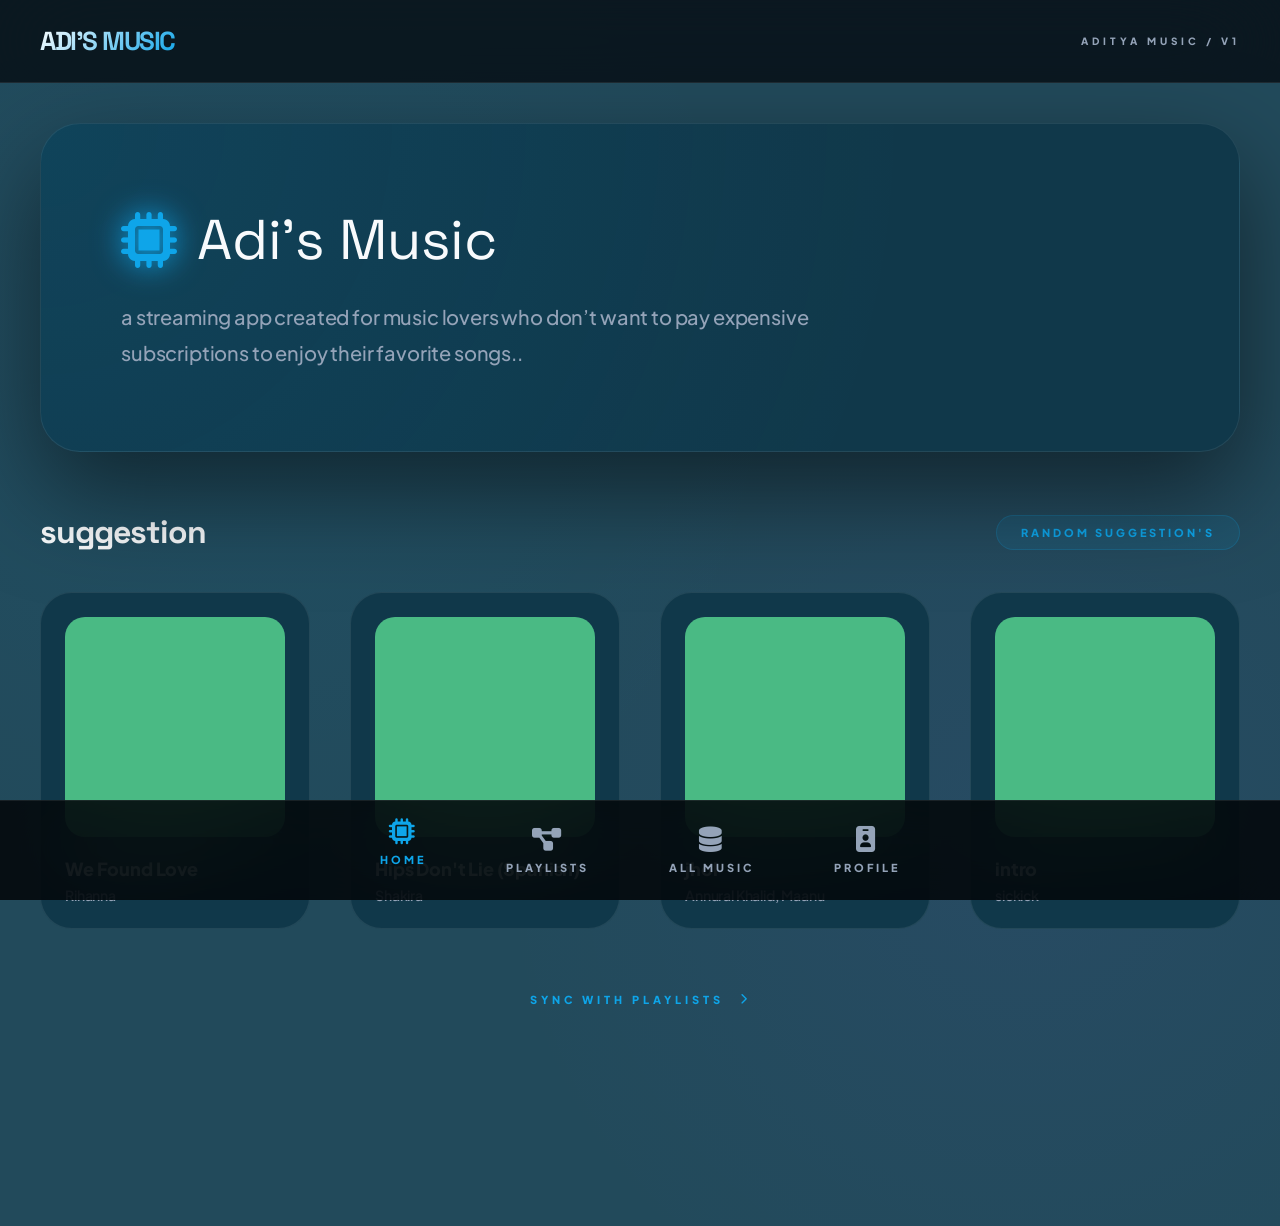
<file: index.html>
<!DOCTYPE html>
<html lang="en">

<head>
    <meta charset="UTF-8">
    <meta name="viewport" content="width=device-width, initial-scale=1.0, maximum-scale=1.0, user-scalable=yes">
    <title>Adi's music</title>
    <link rel="stylesheet" href="https://cdnjs.cloudflare.com/ajax/libs/font-awesome/6.4.0/css/all.min.css">
    <link rel="preconnect" href="https://fonts.googleapis.com">
    <link rel="preconnect" href="https://fonts.gstatic.com" crossorigin>
    <link
        href="https://fonts.googleapis.com/css2?family=Plus+Jakarta+Sans:wght@300;400;500;600;700;800&family=Space+Grotesk:wght@300;400;500;600;700&display=swap"
        rel="stylesheet">
    <link rel="stylesheet" href="style.css">
    <link rel="icon" href="logo.png">
</head>

<body>
    <div class="header">
        <div class="site-title">Adi's music</div>
        <div class="library-title">ADITYA MUSIC / V1</div>
    </div>

    <div id="home-page" class="page-container active">
        <div class="main-content">
            <div class="welcome-card">
                <div class="welcome-title">
                    <i class="fas fa-microchip"></i> Adi's Music 
                </div>
                <div class="welcome-text">a streaming app created for music lovers who don’t want to pay expensive
                    subscriptions to enjoy
                    their favorite songs..
                </div>
            </div>

            <div class="section-header">
                <span class="section-title">suggestion</span>
                <span class="section-subtitle">Random suggestion's</span>
            </div>
            <div class="music-grid" id="recommended-music"></div>

            <a href="#" class="more-music" data-page="playlist"
                style="display: flex; align-items: center; justify-content: center; margin-top: 64px; text-decoration: none; color: var(--quantum-blue); font-weight: 900; letter-spacing: 4px; text-transform: uppercase; font-size: 11px; gap: 16px;">
                <span>Sync with Playlists</span>
                <i class="fas fa-chevron-right"></i>
            </a>
        </div>
    </div>

    <div id="playlist-page" class="page-container">
        <div class="main-content">
            <div class="playlist-categories">
                <div class="category-tab active" data-tab="mix">ALL</div>
                <div class="category-tab" data-tab="english">ENGLISH</div>
                <div class="category-tab" data-tab="hindi">HINDI</div>
            </div>

            <div id="mix-playlists" class="playlist-category active">
                <div class="playlist-grid" id="mix-playlist-grid"></div>
            </div>
            <div id="english-playlists" class="playlist-category">
                <div class="playlist-grid" id="english-playlist-grid"></div>
            </div>
            <div id="hindi-playlists" class="playlist-category">
                <div class="playlist-grid" id="hindi-playlist-grid"></div>
            </div>
        </div>
    </div>

    <div id="playlist-detail-page" class="page-container playlist-detail">
        <div class="playlist-aura-bg" id="playlist-aura-bg"></div>
        <div class="main-content" id="playlist-detail-header">
            <button class="back-to-playlists"
                style="background: none; border: none; color: #fff; font-size: 32px; margin-bottom: 60px; cursor: pointer;"><i
                    class="fas fa-arrow-left"></i></button>
            <div style="display: flex; gap: 80px; align-items: center; flex-wrap: wrap; margin-bottom: 80px;">
                <div class="playlist-cover" id="detail-playlist-cover"
                    style="width: 320px; height: 320px; border-radius: 64px; border: 2px solid var(--quantum-blue); box-shadow: 0 0 50px var(--quantum-glow);">
                </div>
                <div style="flex: 1;">
                    <h1 class="playlist-name" id="detail-playlist-name"
                        style="font-size: 96px; letter-spacing: -4px; line-height: 0.9; margin-bottom: 16px;">Sequence
                    </h1>
                    <div class="playlist-song-count" id="detail-playlist-count"
                        style="font-size: 24px; color: var(--text-secondary); margin-bottom: 48px; font-weight: 700;">0
                        AUDIO FILES</div>
                    <div style="display: flex; gap: 24px; flex-wrap: wrap;">
                        <button class="action-btn play" id="play-playlist"
                            style="padding: 24px 60px; border-radius: 24px; background: #fff; color: #000; border: none; font-weight: 900; text-transform: uppercase; letter-spacing: 3px; cursor: pointer; transition: 0.3s; font-size: 14px;">Initiate
                            Sequence</button>
                        <button class="action-btn" id="shuffle-playlist"
                            style="padding: 24px 40px; border-radius: 24px; background: rgba(255,255,255,0.05); color: #fff; border: 1px solid var(--hologram-border); cursor: pointer; font-size: 20px;"><i
                                class="fas fa-random"></i></button>
                        <button class="corner-btn" id="repeat-playlist-corner"
                            style="width: 80px; height: 80px; border-radius: 24px; background: rgba(255,255,255,0.05); color: #fff; border: 1px solid var(--hologram-border); cursor: pointer; font-size: 24px;"><i
                                class="fas fa-repeat"></i></button>
                    </div>
                </div>
            </div>
            <div class="music-list">
                <div class="list-header">TRACK SIGNATURES / DURATION</div>
                <div id="playlist-songs-list"></div>
            </div>
        </div>
    </div>

    <div id="music-page" class="page-container">
        <div class="main-content">
            <h1 style="font-size: 64px; margin-bottom: 48px; letter-spacing: -2px;">Core Database</h1>
            <div class="search-container">
                <i class="fas fa-search" style="color: var(--quantum-blue); font-size: 24px; margin-right: 32px;"></i>
                <input type="text" class="search-box" id="music-search"
                    placeholder="Scan for track titles, artists, categories...">
            </div>
            <div class="music-list">
                <div class="list-header">
                    <span>TRACK INDEX</span>
                    <span>INTENSITY</span>
                </div>
                <div id="all-music-list"></div>
            </div>
        </div>
    </div>

    <div id="profile-page" class="page-container">
        <div class="main-content">
            <div class="profile-card">
                <div class="profile-avatar"
                    style="background-image: url('https://i.ibb.co/xK5pv53j/compressed-20kb.webp');"></div>
                <div>
                    <h1 class="profile-name">ADITYA</h1>
                    <div class="profile-tagline">
                        <i class="fas fa-brain"></i> Personal Music App
                    </div>
                    <div class="profile-bio">
                        Hi I'm an 18yo web developer from India who loves building clean, lightweight digital
                        experiences. This music library is my personal space — no ads, just pure listening :D
                    </div>
                    <div style="margin-top: 48px; display: flex; gap: 24px; flex-wrap: wrap;">
                        <a href="#" class="social-link" id="instagram-link" target="_blank">
                            <i class="fab fa-instagram"></i> @aditya_gosavi
                        </a>
                        <a href="#" class="social-link" id="discord-link" target="_blank">
                            <i class="fab fa-discord"></i> ADITYA.SYS
                        </a>
                    </div>
                </div>
                <div class="contact-section"
                    style="grid-column: 1 / -1; margin-top: 80px; background: linear-gradient(135deg, rgba(14, 165, 233, 0.1), transparent); border: 1px solid var(--hologram-border); border-radius: 40px; padding: 64px; display: flex; justify-content: space-between; align-items: center; flex-wrap: wrap; gap: 40px;">
                    <div>
                        <h3
                            style="font-size: 32px; color: var(--quantum-blue); margin-bottom: 12px; font-family: 'Space Grotesk';">
                            Start a project</h3>
                        <p style="color: var(--text-secondary); font-size: 18px; font-weight: 500;">Interested in
                            If you'd like to create something similar — a custom website, music platform, or any digital
                            experience — let's connect.</p>
                    </div>
                    <a href="#" class="social-link" id="contact-btn"
                        style="background: #fff; color: #000; padding: 24px 64px; font-size: 16px;">
                        Message on Instagram
                    </a>
                </div>
            </div>
        </div>
    </div>

    <div class="music-player" id="mini-player">
        <div class="player-info">
            <div class="player-art" id="mini-player-art"></div>
            <div>
                <div class="player-title" id="player-title">System Idle</div>
                <div class="player-artist" id="player-artist">Awaiting Data Input</div>
            </div>
        </div>
        <div class="player-controls">
            <button class="control-btn" id="play-btn"><i class="fas fa-play"></i></button>
        </div>
    </div>

    <div class="fullscreen-player" id="fullscreen-player">
        <div class="header"
            style="background: transparent; border: none; padding: 0; position: relative; margin-bottom: 60px;">
            <button class="close-player"
                style="background: none; border: none; color: #fff; font-size: 40px; cursor: pointer; transition: 0.3s;"><i
                    class="fas fa-chevron-down"></i></button>
            <div
                style="font-weight: 900; letter-spacing: 5px; text-transform: uppercase; font-size: 12px; color: var(--quantum-blue);">
                Neural Link Active</div>
            <button class="main-control-btn repeat-btn" id="repeat-btn" style="color: #fff; font-size: 24px;"><i
                    class="fas fa-repeat"></i></button>
        </div>

        <div class="player-now-playing" id="player-source-label"
            style="text-align: center; font-weight: 900; letter-spacing: 3px; font-size: 12px; color: var(--text-secondary); margin-bottom: 40px;">
            SONIC BANK ACCESS</div>

        <div class="player-album-art" id="fullscreen-album-art"></div>

        <div class="player-song-info">
            <div class="player-song-title" id="fullscreen-title">Track Identifier</div>
            <div class="player-song-artist" id="fullscreen-artist">Signature / Source</div>
        </div>

        <div style="max-width: 900px; margin: 0 auto; width: 100%;">
            <div class="progress-bar-container" id="progress-bar-container">
                <div class="progress-fill" id="progress-fill"></div>
                <div class="progress-thumb" id="progress-thumb"></div>
            </div>
            <div
                style="display: flex; justify-content: space-between; font-family: 'Space Grotesk'; font-weight: 800; color: var(--quantum-blue); font-size: 18px;">
                <span id="current-time">0:00</span>
                <span id="total-time">0:00</span>
            </div>

            <div class="player-main-controls">
                <button class="main-control-btn" id="prev-btn"><i class="fas fa-step-backward"></i></button>
                <div class="play-pause-btn" id="fullscreen-play-btn" style="cursor: pointer;">
                    <i class="fas fa-play"></i>
                </div>
                <button class="main-control-btn" id="next-btn"><i class="fas fa-step-forward"></i></button>
            </div>

            <div class="volume-container">
                <i class="fas fa-volume-up" id="volume-icon"
                    style="color: var(--quantum-blue); font-size: 20px; cursor: pointer;"></i>
                <div class="volume-bar-container" id="volume-bar-container">
                    <div class="volume-fill" id="volume-fill">
                        <div class="volume-thumb" id="volume-thumb"></div>
                    </div>
                </div>
            </div>
        </div>
    </div>

    <div class="bottom-nav">
        <a href="#" class="nav-item active" data-page="home">
            <i class="fas fa-microchip nav-icon"></i>
            <span>Home</span>
        </a>
        <a href="#" class="nav-item" data-page="playlist">
            <i class="fas fa-project-diagram nav-icon"></i>
            <span>Playlists</span>
        </a>
        <a href="#" class="nav-item" data-page="music">
            <i class="fas fa-database nav-icon"></i>
            <span>All Music</span>
        </a>
        <a href="#" class="nav-item" data-page="profile">
            <i class="fas fa-id-badge nav-icon"></i>
            <span>Profile</span>
        </a>
    </div>

    <script src="script.js"></script>
</body>

</html>
</file>
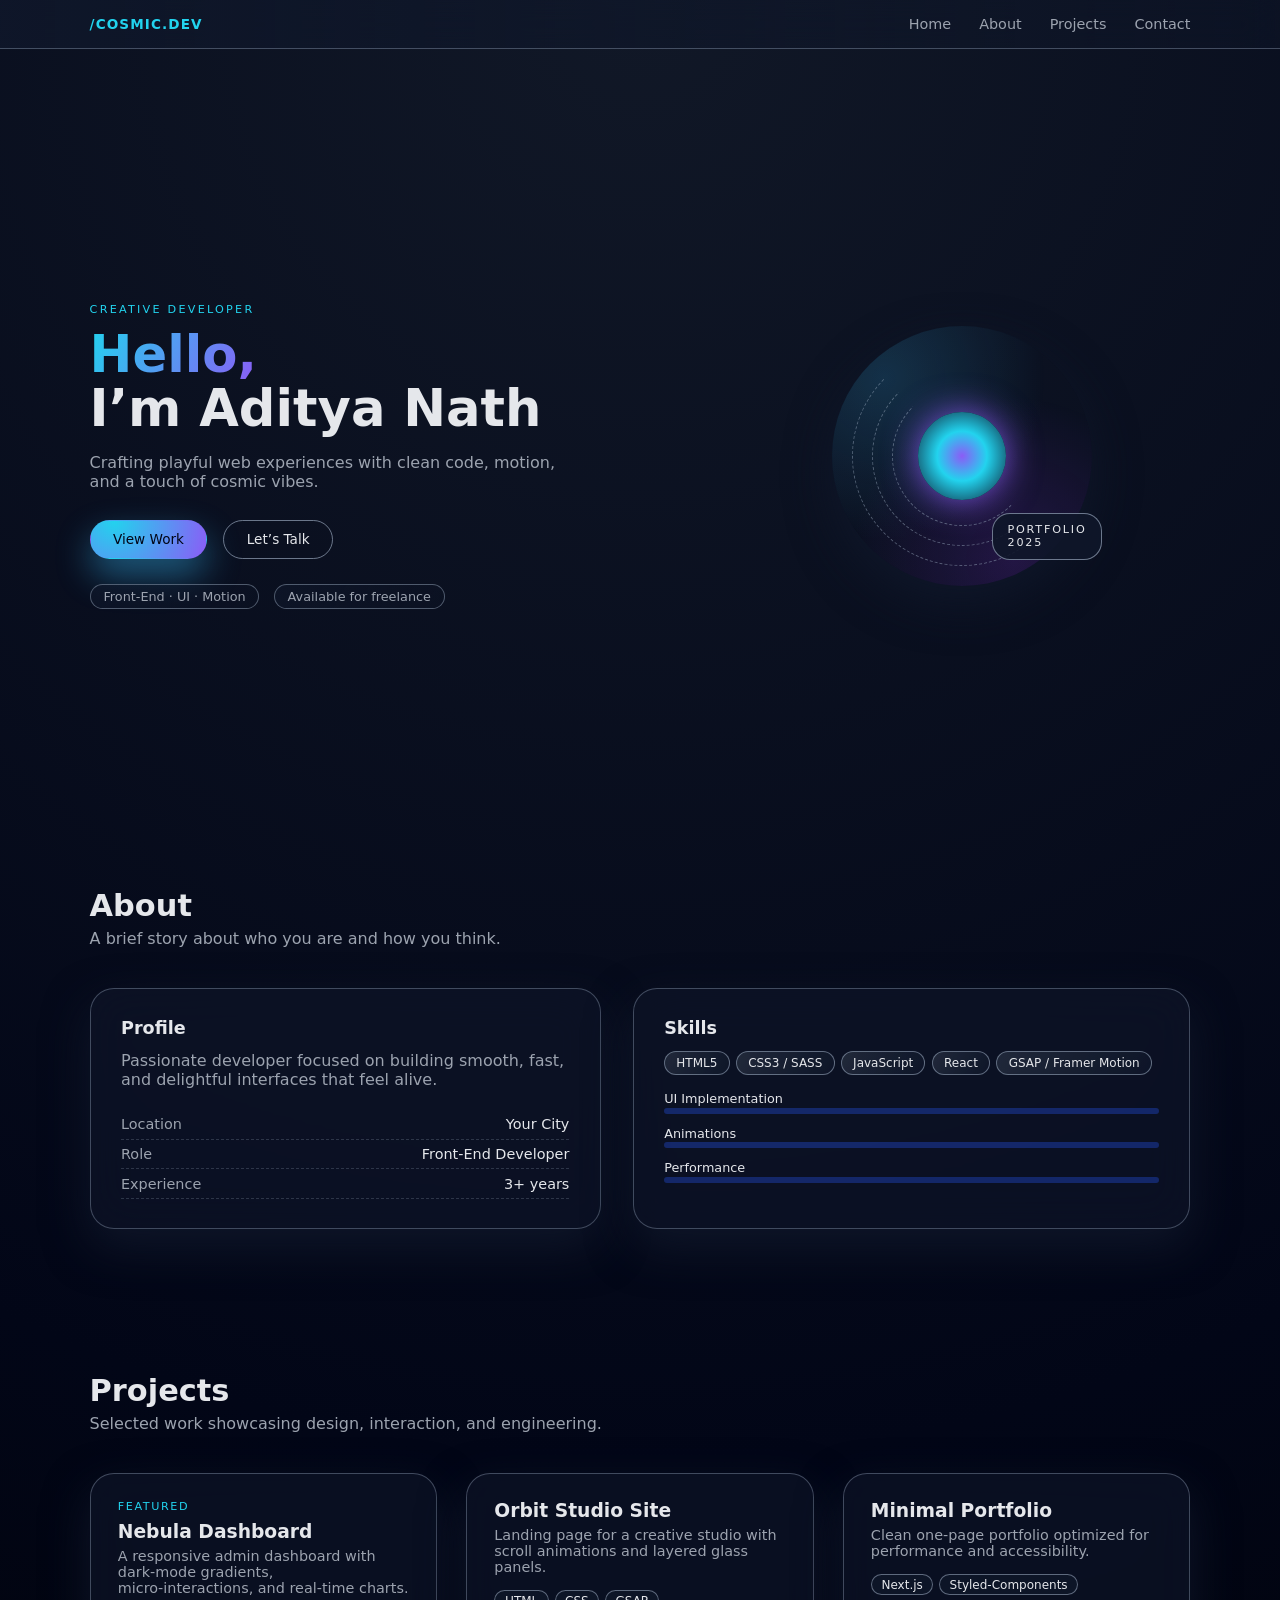
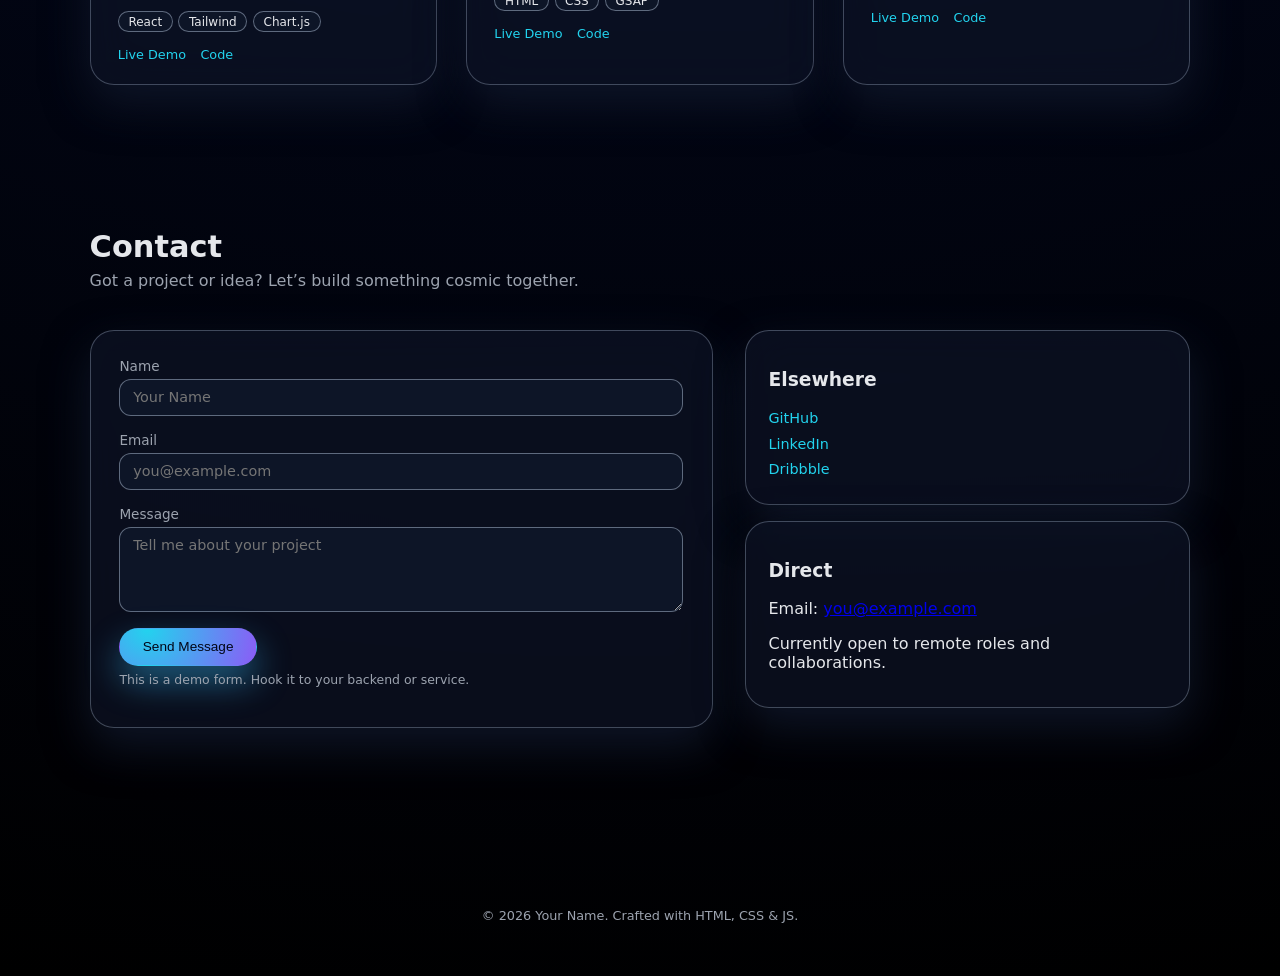
<file: ai-portfolio/index.html>
<!DOCTYPE html>
<html lang="en">
<head>
  <meta charset="UTF-8" />
  <title>My Cosmic Portfolio</title>
  <meta name="viewport" content="width=device-width, initial-scale=1.0" />
  <link rel="stylesheet" href="style.css" />
</head>
<body>
  <canvas id="starfield"></canvas>

  <header class="nav">
    <div class="nav__logo">/cosmic.dev</div>
    <nav class="nav__links">
      <a href="#home" class="nav__link">Home</a>
      <a href="#about" class="nav__link">About</a>
      <a href="#projects" class="nav__link">Projects</a>
      <a href="#contact" class="nav__link">Contact</a>
    </nav>
    <button class="nav__toggle" aria-label="Open menu">
      <span></span><span></span>
    </button>
  </header>

  <main>
    <!-- HERO -->
    <section id="home" class="section section--hero">
      <div class="hero__content reveal">
        <p class="hero__eyebrow">Creative Developer</p>
        <h1 class="hero__title">
          <span class="gradient-text">Hello,</span>  
          <span class="hero__title-main">I’m Aditya Nath</span>
        </h1>
        <p class="hero__subtitle">
          Crafting playful web experiences with clean code, motion, and a touch of cosmic vibes.
        </p>
        <div class="hero__actions">
          <a href="#projects" class="btn btn--primary">View Work</a>
          <a href="#contact" class="btn btn--ghost">Let’s Talk</a>
        </div>
        <div class="hero__meta">
          <span>Front‑End · UI · Motion</span>
          <span>Available for freelance</span>
        </div>
      </div>

      <div class="hero__visual reveal">
        <div class="orbital">
          <div class="orbital__core"></div>
          <div class="orbital__ring orbital__ring--one"></div>
          <div class="orbital__ring orbital__ring--two"></div>
          <div class="orbital__ring orbital__ring--three"></div>
          <div class="orbital__tag">Portfolio<br />2025</div>
        </div>
      </div>
    </section>

    <!-- ABOUT -->
    <section id="about" class="section">
      <div class="section__heading reveal">
        <h2>About</h2>
        <p>A brief story about who you are and how you think.</p>
      </div>
      <div class="about__grid">
        <div class="about__card glass reveal">
          <h3>Profile</h3>
          <p>
            Passionate developer focused on building smooth, fast, and delightful interfaces that feel alive.
          </p>
          <ul class="about__list">
            <li><span>Location</span><span>Your City</span></li>
            <li><span>Role</span><span>Front‑End Developer</span></li>
            <li><span>Experience</span><span>3+ years</span></li>
          </ul>
        </div>

        <div class="about__card glass reveal">
          <h3>Skills</h3>
          <div class="pill-row">
            <span class="pill">HTML5</span>
            <span class="pill">CSS3 / SASS</span>
            <span class="pill">JavaScript</span>
            <span class="pill">React</span>
            <span class="pill">GSAP / Framer Motion</span>
          </div>
          <div class="about__bars">
            <div class="bar">
              <span>UI Implementation</span>
              <div class="bar__track"><div class="bar__fill" data-width="90"></div></div>
            </div>
            <div class="bar">
              <span>Animations</span>
              <div class="bar__track"><div class="bar__fill" data-width="85"></div></div>
            </div>
            <div class="bar">
              <span>Performance</span>
              <div class="bar__track"><div class="bar__fill" data-width="80"></div></div>
            </div>
          </div>
        </div>
      </div>
    </section>

    <!-- PROJECTS -->
    <section id="projects" class="section">
      <div class="section__heading reveal">
        <h2>Projects</h2>
        <p>Selected work showcasing design, interaction, and engineering.</p>
      </div>
      <div class="projects__grid">
        <article class="project-card glass reveal">
          <div class="project-card__badge">Featured</div>
          <h3>Nebula Dashboard</h3>
          <p>
            A responsive admin dashboard with dark-mode gradients, micro‑interactions, and real‑time charts.
          </p>
          <ul class="project-card__tags">
            <li>React</li>
            <li>Tailwind</li>
            <li>Chart.js</li>
          </ul>
          <div class="project-card__links">
            <a href="#" target="_blank">Live Demo</a>
            <a href="#" target="_blank">Code</a>
          </div>
        </article>

        <article class="project-card glass reveal">
          <h3>Orbit Studio Site</h3>
          <p>
            Landing page for a creative studio with scroll animations and layered glass panels.
          </p>
          <ul class="project-card__tags">
            <li>HTML</li>
            <li>CSS</li>
            <li>GSAP</li>
          </ul>
          <div class="project-card__links">
            <a href="#" target="_blank">Live Demo</a>
            <a href="#" target="_blank">Code</a>
          </div>
        </article>

        <article class="project-card glass reveal">
          <h3>Minimal Portfolio</h3>
          <p>
            Clean one‑page portfolio optimized for performance and accessibility.
          </p>
          <ul class="project-card__tags">
            <li>Next.js</li>
            <li>Styled‑Components</li>
          </ul>
          <div class="project-card__links">
            <a href="#" target="_blank">Live Demo</a>
            <a href="#" target="_blank">Code</a>
          </div>
        </article>
      </div>
    </section>

    <!-- CONTACT -->
    <section id="contact" class="section">
      <div class="section__heading reveal">
        <h2>Contact</h2>
        <p>Got a project or idea? Let’s build something cosmic together.</p>
      </div>
      <div class="contact__grid">
        <form class="contact__form glass reveal">
          <div class="field">
            <label for="name">Name</label>
            <input id="name" type="text" placeholder="Your Name" autocomplete="name" />
          </div>
          <div class="field">
            <label for="email">Email</label>
            <input id="email" type="email" placeholder="you@example.com" autocomplete="email" />
          </div>
          <div class="field">
            <label for="message">Message</label>
            <textarea id="message" rows="4" placeholder="Tell me about your project"></textarea>
          </div>
          <button type="submit" class="btn btn--primary">Send Message</button>
          <p class="contact__note">This is a demo form. Hook it to your backend or service.</p>
        </form>

        <div class="contact__info reveal">
          <div class="glass contact__card">
            <h3>Elsewhere</h3>
            <ul class="contact__links">
              <li><a href="#" target="_blank">GitHub</a></li>
              <li><a href="#" target="_blank">LinkedIn</a></li>
              <li><a href="#" target="_blank">Dribbble</a></li>
            </ul>
          </div>
          <div class="glass contact__card">
            <h3>Direct</h3>
            <p>Email: <a href="mailto:you@example.com">you@example.com</a></p>
            <p>Currently open to remote roles and collaborations.</p>
          </div>
        </div>
      </div>
    </section>
  </main>

  <footer class="footer">
    <p>© <span id="year"></span> Your Name. Crafted with HTML, CSS & JS.</p>
  </footer>

  <script src="script.js"></script>
</body>
</html>
</file>
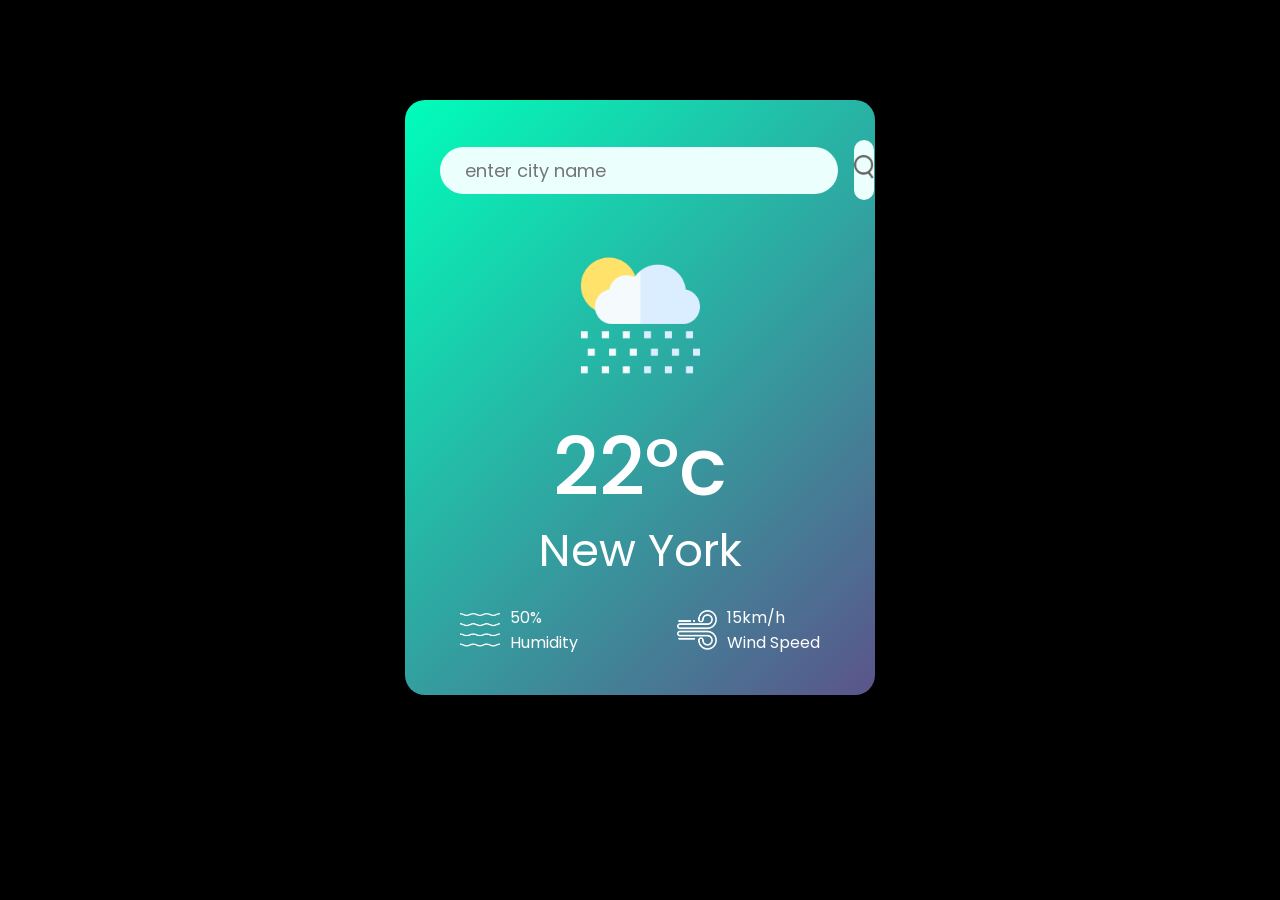
<file: weather app/index.html>
<!DOCTYPE html>
<html lang="en">

<head>
    <meta charset="UTF-8" />
    <meta name="viewport" content="width=device-width, initial-scale=1.0" />
    <title>Weather apps</title>
    <link rel="stylesheet" href="style.css" />
</head>

<body>
    <div class="card">
        <div class="search">
            <input type="text" placeholder="enter city name" spellcheck="false" />
            <button>
                <img src="weather-app-img/images/search.png" alt="search.img" />
            </button>
        </div>

        <div class="weather">
            <img src="weather-app-img/images/rain.png" alt="rain" class="weather-icon" />
            <h1 class="temp">22°c</h1>
            <h2 class="city">New York</h2>
            <div class="details">
                <div class="col">
                    <img src="weather-app-img/images/humidity.png" alt="humidity.img" />
                    <div>
                        <p class="humidity">50%</p>
                        <p>Humidity</p>
                    </div>
                </div>

                <div class="col">
                    <img src="weather-app-img/images/wind.png" alt="wind.img" />
                    <div>
                        <p class="Wind">15km/h</p>
                        <p>Wind Speed</p>
                    </div>
                </div>
            </div>
        </div>
    </div>
<script src="script.js"></script>
</body>

</html>
</file>
<file: style.css>
/* 
           NEURAL GALACTIC UI DESIGN SYSTEM
           -------------------------------
           Theme: Realistic Future Modernism
           Palette: Obsidian Core, Quantum Blue, Hyper Violet
        */
 :root {
     --obsidian-core: #224a5b;
     --obsidian-surface: #10384a;
     --quantum-blue: #0ea5e9;
     --quantum-glow: rgba(14, 165, 233, 0.4);
     --hyper-violet: #8b5cf6;
     --cyber-gold: #f59e0b;
     --text-primary: #f8fafc;
     --text-secondary: #94a3b8;
     --glass-blur: blur(50px);
     --hologram-border: rgba(255, 255, 255, 0.08);
     --warp-transition: all 0.6s cubic-bezier(0.16, 1, 0.3, 1);
 }

 * {
     margin: 0;
     padding: 0;
     box-sizing: border-box;
     -webkit-tap-highlight-color: transparent;
 }

 body {
     background-color: var(--obsidian-core);
     background-image:
         radial-gradient(circle at 20% 30%, rgba(14, 165, 233, 0.05) 0%, transparent 40%),
         radial-gradient(circle at 80% 70%, rgba(139, 92, 246, 0.05) 0%, transparent 40%);
     color: var(--text-primary);
     font-family: 'Plus Jakarta Sans', sans-serif;
     min-height: 100vh;
     overflow-x: hidden;
     letter-spacing: -0.01em;

     body {
         -webkit-user-select: none;
         /* Chrome, Safari */
         -moz-user-select: none;
         /* Firefox */
         -ms-user-select: none;
         /* IE */
         user-select: none;
         /* Standard */
     }
 }

 h1,
 h2,
 .site-title,
 .section-title {
     font-family: 'Space Grotesk', sans-serif;
     font-weight: 700;
 }

 /* CUSTOM SCROLLBAR – SLEEK NEURAL FILAMENT */
 ::-webkit-scrollbar {
     width: 3px;
 }

 ::-webkit-scrollbar-track {
     background: transparent;
 }

 ::-webkit-scrollbar-thumb {
     background: linear-gradient(var(--quantum-blue), var(--hyper-violet));
     border-radius: 10px;
 }

 /* NAVIGATION HEADER – FLOATING HUB */
 .header {
     padding: 24px 40px;
     background: rgba(2, 4, 8, 0.7);
     backdrop-filter: var(--glass-blur);
     border-bottom: 1px solid var(--hologram-border);
     position: sticky;
     top: 0;
     z-index: 1000;
     display: flex;
     justify-content: space-between;
     align-items: center;
 }

 .site-title {
     font-size: 26px;
     letter-spacing: -1.5px;
     background: linear-gradient(135deg, #fff, var(--quantum-blue));
     -webkit-background-clip: text;
     background-clip: text;
     -webkit-text-fill-color: transparent;
     text-transform: uppercase;
     font-weight: 800;
 }

 .library-title {
     font-size: 10px;
     color: var(--text-secondary);
     font-weight: 800;
     text-transform: uppercase;
     letter-spacing: 4px;
 }

 /* GRID & MAIN INTERFACE */
 .main-content {
     padding: 40px;
     padding-bottom: 220px;
     max-width: 1600px;
     margin: 0 auto;
     animation: neuralEntry 1.2s cubic-bezier(0.16, 1, 0.3, 1);
 }

 @keyframes neuralEntry {
     from {
         opacity: 0;
         filter: blur(10px);
         transform: perspective(1000px) rotateX(2deg) translateY(30px);
     }

     to {
         opacity: 1;
         filter: blur(0);
         transform: perspective(1000px) rotateX(0deg) translateY(0);
     }
 }

 /* WELCOME HUB */
 .welcome-card {
     background: radial-gradient(circle at top left, rgba(14, 165, 233, 0.1), transparent 70%), var(--obsidian-surface);
     border: 1px solid var(--hologram-border);
     border-radius: 40px;
     padding: 80px;
     margin-bottom: 60px;
     position: relative;
     overflow: hidden;
     box-shadow: 0 40px 100px rgba(0, 0, 0, 0.5);
 }

 .welcome-title {
     font-size: 56px;
     margin-bottom: 24px;
     display: flex;
     align-items: center;
     gap: 20px;
     font-family: 'Space Grotesk';
 }

 .welcome-title i {
     color: var(--quantum-blue);
     filter: drop-shadow(0 0 15px var(--quantum-blue));
 }

 .welcome-text {
     font-size: 20px;
     color: var(--text-secondary);
     line-height: 1.8;
     max-width: 800px;
     font-weight: 500;
 }

 /* DYNAMIC MODULES (CARDS) */
 .section-header {
     display: flex;
     justify-content: space-between;
     align-items: center;
     margin-bottom: 40px;
 }

 .section-title {
     font-size: 32px;
     letter-spacing: -1px;
 }

 .section-subtitle {
     font-size: 11px;
     text-transform: uppercase;
     letter-spacing: 3px;
     color: var(--quantum-blue);
     background: rgba(14, 165, 233, 0.1);
     padding: 10px 24px;
     border-radius: 100px;
     border: 1px solid rgba(14, 165, 233, 0.2);
     font-weight: 800;
 }

 .music-grid {
     display: grid;
     grid-template-columns: repeat(auto-fill, minmax(220px, 1fr));
     gap: 40px;
 }

 .music-card {
     background: var(--obsidian-surface);
     border: 1px solid var(--hologram-border);
     border-radius: 32px;
     padding: 24px;
     transition: var(--warp-transition);
     cursor: pointer;
     backdrop-filter: blur(10px);
 }

 .music-card:hover {
     transform: translateY(-16px) scale(1.02);
     border-color: var(--quantum-blue);
     box-shadow: 0 30px 60px rgba(0, 0, 0, 0.6), 0 0 20px var(--quantum-glow);
     background: rgba(10, 12, 20, 0.9);
 }

 .album-art {
     width: 100%;
     aspect-ratio: 1/1;
     border-radius: 20px;
     background-size: cover;
     background-position: center;
     margin-bottom: 20px;
     transition: var(--warp-transition);
 }

 .music-card:hover .album-art {
     transform: scale(1.05);
 }

 .music-info {
     text-align: left;
 }

 .music-title {
     font-size: 18px;
     font-weight: 800;
     color: var(--text-primary);
     margin-bottom: 6px;
 }

 .music-artist {
     font-size: 14px;
     color: var(--text-secondary);
     font-weight: 600;
 }

 /* PLAYLIST HUB ARCHITECTURE */
 .playlist-categories {
     display: flex;
     gap: 20px;
     justify-content: center;
     margin-bottom: 60px;
     background: rgba(255, 255, 255, 0.03);
     padding: 8px;
     border-radius: 100px;
     /* make container responsive and scrollable/wrap when needed */
     width: 100%;
     max-width: 100%;
     flex-wrap: wrap;
     margin: 0 auto;
     border: 1px solid var(--hologram-border);
     overflow-x: auto;
     -webkit-overflow-scrolling: touch;
 }
 
 .playlist-categories .category-tab {
     flex: 0 0 auto; /* prevent tabs from shrinking so horizontal scrolling works */
 }

 .category-tab {
     padding: 14px 36px;
     font-weight: 800;
     font-size: 11px;
     text-transform: uppercase;
     letter-spacing: 2px;
     color: var(--text-secondary);
     cursor: pointer;
     border-radius: 100px;
     transition: var(--warp-transition);
 }

 .category-tab.active {
     background: var(--quantum-blue);
     color: #000;
     box-shadow: 0 10px 25px var(--quantum-glow);
 }

 .playlist-grid {
     display: grid;
     grid-template-columns: repeat(auto-fill, minmax(240px, 1fr));
     gap: 40px;
 }

 .playlist-card {
     transition: var(--warp-transition);
 }

 .playlist-cover {
     width: 100%;
     aspect-ratio: 1/1;
     border-radius: 40px;
     background-size: cover;
     background-position: center;
     margin-bottom: 24px;
     border: 2px solid transparent;
     box-shadow: 0 20px 50px rgba(0, 0, 0, 0.5);
     transition: var(--warp-transition);
 }

 .playlist-card:hover .playlist-cover {
     transform: scale(1.05) rotate(-2deg);
     border-color: var(--quantum-blue);
     box-shadow: 0 30px 80px rgba(14, 165, 233, 0.2);
 }

 .playlist-name {
     font-size: 22px;
     font-weight: 800;
     text-align: center;
 }

 .playlist-song-count {
     font-size: 14px;
     color: var(--text-secondary);
     text-align: center;
     margin-top: 6px;
     font-weight: 600;
     text-transform: uppercase;
     letter-spacing: 1px;
 }

 /* SEARCH & INDEX MODULES */
 .search-container {
     background: var(--obsidian-surface);
     border: 1px solid var(--hologram-border);
     border-radius: 32px;
     padding: 16px 40px;
     margin-bottom: 48px;
     display: flex;
     align-items: center;
     transition: var(--warp-transition);
 }

 .search-container:focus-within {
     border-color: var(--quantum-blue);
     box-shadow: 0 0 30px var(--quantum-glow);
 }

 .search-box {
     flex: 1;
     background: transparent;
     border: none;
     color: #fff;
     padding: 12px 0;
     font-size: 20px;
     outline: none;
     font-weight: 600;
 }

 .playlist-aura-bg {
     position: absolute;
     top: 0;
     left: 0;
     width: 100%;
     height: 100%;
     background-size: cover;
     background-position: center;
     filter: blur(80px) brightness(0.4);
     z-index: 0;
     opacity: 0.6;
     pointer-events: none;
 }

 .playlist-detail {
     position: relative;
     overflow-x: hidden;
 }

 .playlist-detail .main-content {
     position: relative;
     z-index: 1;
 }

 .music-list {
     background: var(--obsidian-surface);
     border: 1px solid var(--hologram-border);
     border-radius: 40px;
     overflow: hidden;
     box-shadow: 0 40px 80px rgba(0, 0, 0, 0.4);
 }

 .list-header {
     padding: 24px 40px;
     background: rgba(255, 255, 255, 0.02);
     font-weight: 900;
     font-size: 11px;
     text-transform: uppercase;
     letter-spacing: 3px;
     color: var(--text-secondary);
     border-bottom: 1px solid var(--hologram-border);
     display: flex;
     justify-content: space-between;
 }

 .list-item {
     padding: 24px 40px;
     display: flex;
     align-items: center;
     justify-content: space-between;
     border-bottom: 1px solid var(--hologram-border);
     transition: var(--warp-transition);
     cursor: pointer;
 }

 .list-item:hover {
     background: rgba(14, 165, 233, 0.06);
     transform: translateX(10px);
 }

 .list-item:hover {
     background: rgba(14, 165, 233, 0.06);
     transform: translateX(10px);
 }

 .list-item-info {
     display: flex;
     align-items: center;
 }

 .list-item-art {
     width: 64px;
     height: 64px;
     border-radius: 16px;
     background-size: cover;
     margin-right: 28px;
     border: 1px solid var(--hologram-border);
     flex-shrink: 0;
 }

 .list-item-details {
     display: flex;
     flex-direction: column;
 }

 .list-item-title {
     font-size: 18px;
     font-weight: 800;
     color: var(--text-primary);
     margin-bottom: 4px;
 }

 .list-item-artist {
     font-size: 14px;
     color: var(--text-secondary);
     font-weight: 600;
 }

 .song-duration {
     font-size: 14px;
     color: var(--text-secondary);
     font-weight: 800;
     font-family: 'Space Grotesk';
 }

 /* COMMAND CONSOLE PROFILE */
 .profile-card {
     background: var(--obsidian-surface);
     border: 1px solid var(--hologram-border);
     border-radius: 48px;
     padding: 80px;
     display: grid;
     grid-template-columns: 240px 1fr;
     gap: 80px;
     align-items: center;
     position: relative;
 }

 .profile-avatar {
     width: 240px;
     height: 240px;
     border-radius: 64px;
     background-size: cover;
     background-position: center;
     border: 3px solid var(--quantum-blue);
     box-shadow: 0 0 50px var(--quantum-glow);
     position: relative;
     animation: avatarFloat 4s ease-in-out infinite;
 }

 @keyframes avatarFloat {

     0%,
     100% {
         transform: translateY(0);
     }

     50% {
         transform: translateY(-15px);
     }
 }

 .profile-avatar::after {
     content: 'TERMINAL LINK ACTIVE';
     position: absolute;
     bottom: -20px;
     left: 50%;
     transform: translateX(-50%);
     white-space: nowrap;
     font-size: 10px;
     font-weight: 800;
     color: var(--quantum-blue);
     letter-spacing: 2px;
 }

 .profile-name {
     font-size: 72px;
     letter-spacing: -3px;
     font-family: 'Space Grotesk';
 }

 .profile-tagline {
     font-size: 22px;
     color: var(--quantum-blue);
     background: rgba(14, 165, 233, 0.1);
     padding: 8px 16px;
     border-radius: 12px;
     display: inline-flex;
     align-items: center;
     gap: 12px;
     margin-bottom: 32px;
     font-weight: 700;
 }

 .profile-bio {
     font-size: 22px;
     color: var(--text-secondary);
     line-height: 1.8;
     margin-bottom: 40px;
     font-weight: 500;
 }

 .social-link {
     text-decoration: none;
     color: var(--text-primary);
     background: rgba(255, 255, 255, 0.05);
     border: 1px solid var(--hologram-border);
     padding: 16px 32px;
     border-radius: 20px;
     font-weight: 800;
     transition: var(--warp-transition);
     display: inline-flex;
     align-items: center;
     gap: 14px;
     font-size: 14px;
     text-transform: uppercase;
     letter-spacing: 1px;
 }

 .social-link:hover {
     border-color: var(--quantum-blue);
     background: var(--quantum-blue);
     color: #000;
     transform: translateY(-8px);
 }

 /* NEURAL PLAYER CAPSULE */
 .music-player {
     position: fixed;
     bottom: 120px;
     left: 50%;
     transform: translateX(-50%);
     width: calc(100% - 80px);
     max-width: 1100px;
     background: rgba(5, 8, 12, 0.8);
     backdrop-filter: var(--glass-blur);
     border: 1px solid var(--hologram-border);
     border-radius: 32px;
     padding: 20px 40px;
     display: flex;
     align-items: center;
     justify-content: space-between;
     z-index: 2000;
     box-shadow: 0 50px 100px rgba(0, 0, 0, 0.8);
     animation: playerPop 0.8s cubic-bezier(0.16, 1, 0.3, 1);
 }

 @keyframes playerPop {
     from {
         transform: translateX(-50%) translateY(40px) scale(0.9);
         opacity: 0;
     }

     to {
         transform: translateX(-50%) translateY(0) scale(1);
         opacity: 1;
     }
 }

 .player-info {
     display: flex;
     align-items: center;
     gap: 24px;
 }

 .player-art {
     width: 64px;
     height: 64px;
     border-radius: 18px;
     border: 1px solid var(--hologram-border);
     box-shadow: 0 10px 30px rgba(0, 0, 0, 0.5);
 }

 .player-title {
     font-weight: 900;
     font-size: 18px;
     margin-bottom: 4px;
     font-family: 'Space Grotesk';
 }

 .player-artist {
     font-size: 14px;
     color: var(--text-secondary);
     font-weight: 700;
 }

 .control-btn {
     width: 64px;
     height: 64px;
     border-radius: 22px;
     border: none;
     background: var(--quantum-blue);
     color: #000;
     font-size: 24px;
     cursor: pointer;
     transition: var(--warp-transition);
     display: flex;
     align-items: center;
     justify-content: center;
 }

 .control-btn:hover {
     background: #fff;
     transform: scale(1.1) rotate(10deg);
     box-shadow: 0 0 30px #fff;
 }

 /* FULLSCREEN QUANTUM MODULE */
 .fullscreen-player {
     position: fixed;
     inset: 0;
     background: radial-gradient(circle at center, var(--obsidian-surface) 0%, var(--obsidian-core) 100%);
     z-index: 3000;
     display: none;
     flex-direction: column;
     padding: 80px;
     overflow-y: auto;
 }

 .fullscreen-player.active {
     display: flex;
 }

 .player-album-art {
     width: 100%;
     max-width: 480px;
     aspect-ratio: 1/1;
     margin: 0 auto 64px;
     border-radius: 64px;
     background-size: cover;
     background-position: center;
     box-shadow: 0 60px 120px rgba(0, 0, 0, 0.9), 0 0 40px var(--quantum-glow);
     border: 1px solid var(--quantum-blue);
     position: relative;
 }

 .player-song-title {
     font-size: 64px;
     font-weight: 800;
     text-align: center;
     margin-bottom: 12px;
     letter-spacing: -2px;
 }

 .player-song-artist {
     font-size: 24px;
     color: var(--text-secondary);
     text-align: center;
     margin-bottom: 80px;
     font-weight: 700;
     text-transform: uppercase;
     letter-spacing: 2px;
 }

 .progress-bar-container {
     width: 100%;
     height: 6px;
     background: rgba(255, 255, 255, 0.05);
     border-radius: 100px;
     position: relative;
     cursor: pointer;
     margin-bottom: 24px;
 }

 .progress-fill {
     height: 100%;
     background: linear-gradient(90deg, var(--quantum-blue), var(--hyper-violet));
     border-radius: 100px;
     width: 0%;
     position: relative;
     box-shadow: 0 0 25px var(--quantum-blue);
 }

 .progress-thumb {
     width: 18px;
     height: 18px;
     background: #fff;
     border-radius: 50%;
     position: absolute;
     top: 50%;
     transform: translate(-50%, -50%);
     box-shadow: 0 0 20px #fff;
     z-index: 10;
 }

 /* VOLUME HUB STYLES */
 .volume-container {
     margin-top: 80px;
     display: flex;
     align-items: center;
     gap: 24px;
     width: 100%;
     max-width: 400px;
     margin-left: auto;
     margin-right: auto;
     background: rgba(255, 255, 255, 0.03);
     padding: 16px 32px;
     border-radius: 100px;
     border: 1px solid var(--hologram-border);
 }

 .volume-bar-container {
     flex: 1;
     height: 4px;
     background: rgba(255, 255, 255, 0.05);
     border-radius: 100px;
     position: relative;
     cursor: pointer;
 }

 .volume-fill {
     height: 100%;
     width: 100%;
     background: var(--quantum-blue);
     border-radius: 100px;
     position: relative;
 }

 .volume-thumb {
     width: 14px;
     height: 14px;
     background: #fff;
     border-radius: 50%;
     position: absolute;
     top: 50%;
     right: -7px;
     transform: translateY(-50%);
     box-shadow: 0 0 10px #fff;
 }

 .player-main-controls {
     display: flex;
     justify-content: center;
     align-items: center;
     gap: 80px;
     margin-top: 80px;
 }

 .main-control-btn {
     font-size: 40px;
     color: #fff;
     background: none;
     border: none;
     cursor: pointer;
     transition: var(--warp-transition);
     opacity: 0.8;
 }

 .main-control-btn:hover {
     opacity: 1;
     transform: scale(1.2);
 }

 .play-pause-btn {
     width: 120px;
     height: 120px;
     background: #fff;
     color: #000;
     border-radius: 40px;
     display: flex;
     align-items: center;
     justify-content: center;
     font-size: 48px;
     box-shadow: 0 15px 40px rgba(255, 255, 255, 0.2);
 }

 /* BOTTOM NEURAL FILAMENT NAV */
 .bottom-nav {
     position: fixed;
     bottom: 0;
     left: 0;
     right: 0;
     height: 100px;
     background: rgba(2, 4, 8, 0.85);
     backdrop-filter: var(--glass-blur);
     border-top: 1px solid var(--hologram-border);
     display: flex;
     justify-content: center;
     gap: 80px;
     z-index: 1500;
 }

 .nav-item {
     display: flex;
     flex-direction: column;
     align-items: center;
     justify-content: center;
     text-decoration: none;
     color: var(--text-secondary);
     font-weight: 900;
     font-size: 11px;
     text-transform: uppercase;
     letter-spacing: 3px;
     transition: var(--warp-transition);
     gap: 8px;
 }

 .nav-item.active {
     color: var(--quantum-blue);
     transform: translateY(-8px);
 }

 .nav-icon {
     font-size: 26px;
 }

 /* PAGE MANAGEMENT */
 .page-container {
     display: none;
 }

 .page-container.active {
     display: block;
 }

 .playlist-category {
     display: none;
 }

 .playlist-category.active {
     display: block;
 }

 /* NEURAL FLUID RESPONSIVENESS (ALL DEVICES) */
 @media (max-width: 1200px) {
     .main-content {
         padding: 32px;
     }

     .welcome-card,
     .profile-card {
         padding: 60px;
     }

     .welcome-title {
         font-size: 48px;
     }

     .profile-name {
         font-size: 60px;
     }
 }

 @media (max-width: 900px) {
     .header {
         padding: 20px 24px;
     }

     .main-content {
         padding: 24px;
         padding-bottom: 200px;
     }

     .welcome-card {
         padding: 48px 32px;
         border-radius: 32px;
     }

     .welcome-title {
         font-size: 36px;
         gap: 16px;
     }

     .welcome-text {
         font-size: 18px;
     }

     .music-grid {
         grid-template-columns: repeat(auto-fill, minmax(160px, 1fr));
         gap: 24px;
     }

     .music-card {
         padding: 16px;
         border-radius: 24px;
     }

     .music-title {
         font-size: 16px;
     }

     .playlist-grid {
         grid-template-columns: repeat(auto-fill, minmax(180px, 1fr));
         gap: 24px;
     }

     .playlist-cover {
         border-radius: 32px;
     }

     .playlist-name {
         font-size: 18px;
     }

     .profile-card {
         grid-template-columns: 1fr;
         text-align: center;
         padding: 40px 24px;
         gap: 40px;
     }

     .profile-avatar {
         width: 180px;
         height: 180px;
         margin: 0 auto;
         border-radius: 48px;
     }

     .profile-name {
         font-size: 48px;
     }

     .profile-bio {
         font-size: 18px;
     }

     .bottom-nav {
         gap: 40px;
         height: 90px;
     }

     .nav-item {
         font-size: 10px;
         gap: 4px;
     }

     .nav-icon {
         font-size: 22px;
     }

     .music-player {
         width: calc(100% - 32px);
         padding: 16px 20px;
         bottom: 110px;
         border-radius: 24px;
     }

     .player-art {
         width: 50px;
         height: 50px;
         border-radius: 12px;
     }

     .player-title {
         font-size: 14px;
     }

     .player-artist {
         font-size: 12px;
     }

     .control-btn {
         width: 50px;
         height: 50px;
         border-radius: 16px;
         font-size: 18px;
     }
 }

 @media (max-width: 600px) {
     .site-title {
         font-size: 20px;
     }

     .library-title {
         display: none;
     }

     .main-content {
         padding: 16px;
         padding-bottom: 220px;
     }

     .welcome-card {
         padding: 32px 24px;
         margin-bottom: 40px;
         text-align: center;
     }

     .welcome-title {
         font-size: 28px;
         justify-content: center;
     }

     .welcome-text {
         font-size: 16px;
     }

     .section-title {
         font-size: 24px;
     }

     .section-subtitle {
         padding: 8px 16px;
         font-size: 9px;
     }

     .music-grid {
         grid-template-columns: 1fr 1fr;
         gap: 16px;
     }

     .music-card {
         padding: 12px;
         border-radius: 20px;
     }

     .album-art {
         border-radius: 16px;
         margin-bottom: 12px;
     }

     .music-title {
         font-size: 14px;
         white-space: nowrap;
         overflow: hidden;
         text-overflow: ellipsis;
     }

     .music-artist {
         font-size: 12px;
     }

     .playlist-categories {
         width: 100%;
         overflow-x: auto;
         justify-content: flex-start;
         padding: 6px;
         gap: 10px;
     }

     .category-tab {
         padding: 10px 20px;
         white-space: nowrap;
         font-size: 9px;
     }

     .playlist-grid {
         grid-template-columns: 1fr 1fr;
         gap: 16px;
     }

     .playlist-cover {
         border-radius: 24px;
         margin-bottom: 16px;
     }

     .playlist-name {
         font-size: 16px;
     }

     .playlist-detail .playlist-cover {
         width: 220px !important;
         height: 220px !important;
         border-radius: 40px !important;
         margin: 0 auto;
     }

     .playlist-detail h1.playlist-name {
         font-size: 40px !important;
         text-align: center;
     }

     .playlist-detail .playlist-song-count {
         font-size: 16px !important;
         text-align: center;
     }

     .playlist-detail .action-btn.play {
         padding: 16px 32px !important;
         width: 100%;
     }

     .playlist-detail .action-btn {
         flex: 1;
         justify-content: center;
     }

     .list-item {
         padding: 16px;
     }

     .list-item-art {
         width: 48px;
         height: 48px;
         margin-right: 16px;
     }

     .list-item-title {
         font-size: 14px;
     }

     .list-item-artist {
         font-size: 12px;
     }

     .profile-card {
         padding: 32px 20px;
     }
     /* reduce padding of the contact area so it doesn't overflow mobile screens */
     .contact-section {
         padding: 32px !important;
     }

     .profile-name {
         font-size: 36px;
     }

     .profile-bio {
         font-size: 16px;
     }

     .social-link {
         width: 100%;
         justify-content: center;
         padding: 14px;
     }
     /* contact button uses inline style; force sensible mobile padding */
     #contact-btn {
         padding: 16px 32px !important;
         width: 100% !important;
         box-sizing: border-box;
     }

     .fullscreen-player {
         padding: 40px 24px;
     }

     .player-album-art {
         max-width: 280px;
         margin-bottom: 40px;
         border-radius: 40px;
     }

     .player-song-title {
         font-size: 32px;
     }

     .player-song-artist {
         font-size: 16px;
         margin-bottom: 40px;
     }

     .player-main-controls {
         gap: 40px;
         margin-top: 40px;
     }

     .play-pause-btn {
         width: 80px;
         height: 80px;
         border-radius: 24px;
         font-size: 32px;
     }

     .main-control-btn {
         font-size: 28px;
     }

     .bottom-nav {
         gap: 0;
         justify-content: space-around;
         padding: 0 10px;
     }

     .nav-item {
         width: 25%;
         letter-spacing: 1px;
     }
 }

 @media (max-width: 380px) {

     .music-grid,
     .playlist-grid {
         grid-template-columns: 1fr;
     }

     .welcome-title {
         font-size: 24px;
     }
 }
</file>
<file: ai-portfolio/style.css>
:root {
  --bg: #050716;
  --bg-alt: #070a20;
  --accent: #8b5cf6;
  --accent-soft: rgba(139, 92, 246, 0.4);
  --accent-2: #22d3ee;
  --text: #e5e7eb;
  --muted: #9ca3af;
  --glass: rgba(15, 23, 42, 0.6);
  --border-glass: rgba(148, 163, 184, 0.4);
  --radius-lg: 24px;
  --shadow-soft: 0 18px 45px rgba(15, 23, 42, 0.9);
  --transition-fast: 0.2s ease;
  --transition-med: 0.35s ease;
  --font-sans: system-ui, -apple-system, BlinkMacSystemFont, "SF Pro Text", sans-serif;
}

*,
*::before,
*::after {
  box-sizing: border-box;
}

html,
body {
  margin: 0;
  padding: 0;
  font-family: var(--font-sans);
  color: var(--text);
  background: radial-gradient(circle at top, #111827 0, #020617 55%, #000 100%);
  scroll-behavior: smooth;
}

body {
  min-height: 100vh;
  overflow-x: hidden;
}

/* STARFIELD BACKGROUND */
#starfield {
  position: fixed;
  inset: 0;
  z-index: -2;
  background: transparent;
}

/* NAVBAR */
.nav {
  position: fixed;
  top: 0;
  left: 0;
  right: 0;
  z-index: 20;
  display: flex;
  align-items: center;
  justify-content: space-between;
  padding: 1rem 7vw;
  backdrop-filter: blur(18px);
  -webkit-backdrop-filter: blur(18px);
  background: linear-gradient(to right, rgba(15, 23, 42, 0.9), rgba(15, 23, 42, 0.4));
  border-bottom: 1px solid rgba(148, 163, 184, 0.4);
}

.nav__logo {
  font-weight: 600;
  letter-spacing: 0.08em;
  text-transform: uppercase;
  font-size: 0.85rem;
  color: var(--accent-2);
}

.nav__links {
  display: flex;
  gap: 1.75rem;
  align-items: center;
}

.nav__link {
  font-size: 0.9rem;
  text-decoration: none;
  color: var(--muted);
  position: relative;
  transition: color var(--transition-fast);
}

.nav__link::after {
  content: "";
  position: absolute;
  left: 0;
  bottom: -0.35rem;
  width: 0;
  height: 2px;
  border-radius: 999px;
  background: linear-gradient(90deg, var(--accent), var(--accent-2));
  transition: width var(--transition-med);
}

.nav__link:hover {
  color: var(--text);
}

.nav__link:hover::after {
  width: 100%;
}

.nav__toggle {
  display: none;
  background: none;
  border: none;
  cursor: pointer;
  flex-direction: column;
  gap: 0.25rem;
}

.nav__toggle span {
  width: 18px;
  height: 2px;
  border-radius: 999px;
  background: var(--text);
}

/* LAYOUT */
main {
  padding: 6rem 7vw 4rem;
}

.section {
  padding: 4.5rem 0;
  position: relative;
}

.section__heading {
  max-width: 560px;
  margin-bottom: 2.5rem;
}

.section__heading h2 {
  font-size: 1.9rem;
  margin: 0 0 0.4rem;
}

.section__heading p {
  margin: 0;
  color: var(--muted);
}

/* HERO */
.section--hero {
  min-height: 80vh;
  display: grid;
  grid-template-columns: minmax(0, 1.3fr) minmax(0, 1fr);
  align-items: center;
  gap: 3rem;
}

.hero__content {
  position: relative;
  z-index: 1;
}

.hero__eyebrow {
  text-transform: uppercase;
  letter-spacing: 0.2em;
  font-size: 0.7rem;
  color: var(--accent-2);
  margin: 0 0 0.75rem;
}

.hero__title {
  margin: 0;
  font-size: clamp(2.6rem, 4vw, 3.4rem);
  line-height: 1.05;
}

.hero__title-main {
  display: block;
}

.hero__subtitle {
  margin-top: 1.1rem;
  color: var(--muted);
  max-width: 30rem;
}

.hero__actions {
  display: flex;
  align-items: center;
  gap: 1rem;
  margin-top: 1.8rem;
}

.hero__meta {
  margin-top: 1.6rem;
  display: flex;
  flex-wrap: wrap;
  gap: 0.9rem;
  font-size: 0.8rem;
  color: var(--muted);
}

.hero__meta span {
  padding: 0.25rem 0.8rem;
  border-radius: 999px;
  border: 1px solid rgba(148, 163, 184, 0.5);
  background: linear-gradient(120deg, rgba(15, 23, 42, 0.7), rgba(15, 23, 42, 0.2));
}

/* ORBITAL VISUAL */
.hero__visual {
  display: flex;
  justify-content: center;
}

.orbital {
  position: relative;
  width: 260px;
  height: 260px;
  border-radius: 50%;
  display: grid;
  place-items: center;
  background: radial-gradient(circle at 20% 20%, rgba(56, 189, 248, 0.18), transparent 55%),
              radial-gradient(circle at 70% 90%, rgba(147, 51, 234, 0.18), transparent 55%);
  box-shadow: var(--shadow-soft);
}

.orbital__core {
  width: 88px;
  height: 88px;
  border-radius: 50%;
  background: radial-gradient(circle, var(--accent) 0, var(--accent-2) 40%, #0f172a 100%);
  box-shadow: 0 0 35px rgba(139, 92, 246, 0.9);
}

.orbital__ring {
  position: absolute;
  border-radius: 50%;
  border: 1px dashed rgba(148, 163, 184, 0.5);
  border-top-color: transparent;
  border-right-color: transparent;
  animation: orbit 18s linear infinite;
}

.orbital__ring--one {
  width: 180px;
  height: 180px;
}

.orbital__ring--two {
  width: 220px;
  height: 220px;
  animation-duration: 26s;
  animation-direction: reverse;
}

.orbital__ring--three {
  width: 140px;
  height: 140px;
  animation-duration: 14s;
}

.orbital__tag {
  position: absolute;
  bottom: 10%;
  right: -4%;
  padding: 0.6rem 0.9rem;
  border-radius: 18px;
  background: rgba(15, 23, 42, 0.9);
  border: 1px solid rgba(148, 163, 184, 0.7);
  font-size: 0.7rem;
  text-transform: uppercase;
  letter-spacing: 0.16em;
}

/* GLASS CARD */
.glass {
  background: var(--glass);
  border-radius: var(--radius-lg);
  border: 1px solid var(--border-glass);
  box-shadow: var(--shadow-soft);
  backdrop-filter: blur(22px);
  -webkit-backdrop-filter: blur(22px);
}

/* ABOUT */
.about__grid {
  display: grid;
  gap: 2rem;
  grid-template-columns: minmax(0, 1.1fr) minmax(0, 1.2fr);
}

.about__card {
  padding: 1.8rem 1.9rem;
}

.about__card h3 {
  margin-top: 0;
  margin-bottom: 0.8rem;
  font-size: 1.1rem;
}

.about__card p {
  margin-top: 0;
  margin-bottom: 1.3rem;
  color: var(--muted);
}

.about__list {
  list-style: none;
  padding: 0;
  margin: 0;
}

.about__list li {
  display: flex;
  justify-content: space-between;
  padding: 0.4rem 0;
  font-size: 0.9rem;
  border-bottom: 1px dashed rgba(148, 163, 184, 0.25);
}

.about__list li span:first-child {
  color: var(--muted);
}

.pill-row {
  display: flex;
  flex-wrap: wrap;
  gap: 0.4rem;
  margin-bottom: 1rem;
}

.pill {
  font-size: 0.75rem;
  padding: 0.25rem 0.7rem;
  border-radius: 999px;
  background: linear-gradient(120deg, rgba(55, 65, 81, 0.5), rgba(15, 23, 42, 0.8));
  border: 1px solid rgba(148, 163, 184, 0.6);
}

/* SKILL BARS */
.about__bars {
  display: flex;
  flex-direction: column;
  gap: 0.75rem;
}

.bar {
  font-size: 0.8rem;
}

.bar span {
  display: block;
  margin-bottom: 0.1rem;
}

.bar__track {
  height: 6px;
  border-radius: 999px;
  background: rgba(30, 64, 175, 0.5);
  overflow: hidden;
}

.bar__fill {
  height: 100%;
  width: 0;
  border-radius: 999px;
  background: linear-gradient(90deg, var(--accent), var(--accent-2));
  transition: width 1s ease-out;
}

/* PROJECTS */
.projects__grid {
  display: grid;
  grid-template-columns: repeat(3, minmax(0, 1fr));
  gap: 1.8rem;
}

.project-card {
  position: relative;
  padding: 1.6rem 1.7rem 1.4rem;
  overflow: hidden;
  transition: transform var(--transition-med), box-shadow var(--transition-med), border-color var(--transition-med);
}

.project-card::before {
  content: "";
  position: absolute;
  inset: -50%;
  background: conic-gradient(from 210deg, rgba(56, 189, 248, 0.35), transparent, rgba(147, 51, 234, 0.5), transparent);
  opacity: 0;
  transform: translate3d(-20%, 10%, 0);
  transition: opacity 0.6s ease, transform 0.6s ease;
}

.project-card > * {
  position: relative;
  z-index: 1;
}

.project-card__badge {
  font-size: 0.7rem;
  text-transform: uppercase;
  letter-spacing: 0.14em;
  color: var(--accent-2);
  margin-bottom: 0.5rem;
}

.project-card h3 {
  margin-top: 0;
  margin-bottom: 0.4rem;
}

.project-card p {
  margin: 0 0 0.9rem;
  color: var(--muted);
  font-size: 0.9rem;
}

.project-card__tags {
  list-style: none;
  display: flex;
  flex-wrap: wrap;
  gap: 0.35rem;
  padding: 0;
  margin: 0 0 0.9rem;
  font-size: 0.75rem;
}

.project-card__tags li {
  padding: 0.18rem 0.6rem;
  border-radius: 999px;
  background: rgba(15, 23, 42, 0.9);
  border: 1px solid rgba(148, 163, 184, 0.6);
}

.project-card__links {
  display: flex;
  gap: 0.9rem;
  font-size: 0.8rem;
}

.project-card__links a {
  color: var(--accent-2);
  text-decoration: none;
  position: relative;
}

.project-card__links a::after {
  content: "";
  position: absolute;
  left: 0;
  bottom: -0.2rem;
  width: 0;
  height: 1px;
  background: var(--accent-2);
  transition: width var(--transition-med);
}

.project-card__links a:hover::after {
  width: 100%;
}

.project-card:hover {
  transform: translateY(-6px);
  border-color: rgba(129, 140, 248, 0.8);
  box-shadow: 0 22px 60px rgba(15, 23, 42, 0.95);
}

.project-card:hover::before {
  opacity: 1;
  transform: translate3d(0, 0, 0);
}

/* CONTACT */
.contact__grid {
  display: grid;
  grid-template-columns: minmax(0, 1.4fr) minmax(0, 1fr);
  gap: 2rem;
}

.contact__form {
  padding: 1.7rem 1.8rem;
}

.field {
  display: flex;
  flex-direction: column;
  gap: 0.3rem;
  margin-bottom: 1rem;
  font-size: 0.85rem;
}

.field label {
  color: var(--muted);
}

.field input,
.field textarea {
  border-radius: 12px;
  border: 1px solid rgba(148, 163, 184, 0.6);
  padding: 0.6rem 0.8rem;
  font-family: inherit;
  font-size: 0.9rem;
  color: var(--text);
  background: rgba(15, 23, 42, 0.9);
  outline: none;
  transition: border-color var(--transition-fast), box-shadow var(--transition-fast), background var(--transition-fast);
}

.field input:focus,
.field textarea:focus {
  border-color: var(--accent-2);
  box-shadow: 0 0 0 1px rgba(56, 189, 248, 0.5);
  background: rgba(15, 23, 42, 0.95);
}

.contact__note {
  margin-top: 0.4rem;
  font-size: 0.78rem;
  color: var(--muted);
}

.contact__info {
  display: flex;
  flex-direction: column;
  gap: 1rem;
}

.contact__card {
  padding: 1.2rem 1.4rem;
}

.contact__links {
  list-style: none;
  padding: 0;
  margin: 0;
}

.contact__links li {
  margin-bottom: 0.4rem;
}

.contact__links a {
  color: var(--accent-2);
  text-decoration: none;
  font-size: 0.9rem;
}

.contact__links a:hover {
  text-decoration: underline;
}

/* BUTTONS */
.btn {
  border-radius: 999px;
  border: 1px solid transparent;
  padding: 0.65rem 1.4rem;
  font-size: 0.85rem;
  cursor: pointer;
  text-decoration: none;
  display: inline-flex;
  align-items: center;
  justify-content: center;
  gap: 0.45rem;
  transition: background var(--transition-med), color var(--transition-med), transform var(--transition-fast), box-shadow var(--transition-fast), border-color var(--transition-fast);
}

.btn--primary {
  background: radial-gradient(circle at 20% 0, var(--accent-2), var(--accent));
  color: #020617;
  box-shadow: 0 16px 35px rgba(56, 189, 248, 0.45);
}

.btn--primary:hover {
  transform: translateY(-1px);
  box-shadow: 0 22px 55px rgba(56, 189, 248, 0.7);
}

.btn--ghost {
  background: transparent;
  color: var(--text);
  border-color: rgba(148, 163, 184, 0.7);
}

.btn--ghost:hover {
  background: rgba(15, 23, 42, 0.9);
  border-color: var(--accent-2);
}

/* GRADIENT TEXT */
.gradient-text {
  background: linear-gradient(120deg, var(--accent-2), var(--accent));
  -webkit-background-clip: text;
  background-clip: text;
  color: transparent;
}

/* SCROLL REVEAL */
.reveal {
  opacity: 0;
  transform: translateY(24px);
  transition: opacity 0.7s ease, transform 0.7s ease;
}

.reveal.reveal--visible {
  opacity: 1;
  transform: translateY(0);
}

/* FOOTER */
.footer {
  padding: 2rem 7vw 2.5rem;
  text-align: center;
  font-size: 0.8rem;
  color: var(--muted);
}

/* ANIMATIONS */
@keyframes orbit {
  to {
    transform: rotate(360deg);
  }
}

/* RESPONSIVE */
@media (max-width: 960px) {
  .section--hero {
    grid-template-columns: minmax(0, 1fr);
    gap: 2.5rem;
  }

  .hero__visual {
    order: -1;
  }

  .about__grid,
  .projects__grid,
  .contact__grid {
    grid-template-columns: minmax(0, 1fr);
  }

  .projects__grid {
    gap: 1.4rem;
  }
}

@media (max-width: 720px) {
  main {
    padding-inline: 6vw;
  }

  .nav {
    padding-inline: 6vw;
  }

  .nav__links {
    position: fixed;
    inset: 56px 0 auto;
    padding: 0.7rem 6vw 1rem;
    background: rgba(15, 23, 42, 0.98);
    backdrop-filter: blur(18px);
    -webkit-backdrop-filter: blur(18px);
    transform: translateY(-110%);
    transition: transform var(--transition-med);
    flex-direction: column;
    align-items: flex-start;
    gap: 0.8rem;
  }

  .nav__links--open {
    transform: translateY(0);
  }

  .nav__toggle {
    display: flex;
  }
}
</file>
<file: weather app/style.css>
@import url("https://fonts.googleapis.com/css2?family=Poppins:ital,wght@0,100;0,200;0,300;0,400;0,500;0,600;0,700;0,800;0,900;1,100;1,200;1,300;1,400;1,500;1,600;1,700;1,800;1,900&display=swap");

* {
  margin: 0;
  padding: 0;
  font-family: poppins;
  box-sizing: border-box;
}

body {
  background: black;
}

.card {
  width: 90%;
  max-width: 470px;
  background: linear-gradient(135deg, #00feba, #5b548a);
  color: #fff;
  margin: 100px auto 0;
  border-radius: 20px;
  padding: 40px 35px;
  text-align: center;
}

.search {
  width: 100%;
  display: flex;
  align-items: center;
  justify-content: space-between;
}

.search input {
  outline: 0;
  border: 0;
  background: #ebfffc;
  color: #555;
  padding: 10px 25px;
  height: 60%;
  border-radius: 30px;
  flex: 1;
  margin-right: 16px;
  font-size: 18px;
}

.search button {
  outline: 0;
  border: 0;
  background: #ebfffc;
  border-radius: 50px;
  width: 60px;
  height: 60px;
  cursor: pointer;
}

.search button img {
  width: 20px;
}

.weather-icon {
  width: 170px;
  margin-top: 30px;
}

.weather h1 {
  font-size: 80px;
  font-weight: 500;
}

.weather h2 {
  font-size: 45px;
  font-weight: 400;
  margin-top: -10px;
}

.details {
  display: flex;
  align-items: center;
  justify-content: space-between;
  padding: 0 20px;
  margin-top: 20px;
}
.col {
  display: flex;
  align-items: center;
  text-align: left;
}
.col img {
  width: 40px;
  margin-right: 10px;
}
.humidity .wind {
  font-size: 28px;
  margin-top: -6px;
}
</file>
